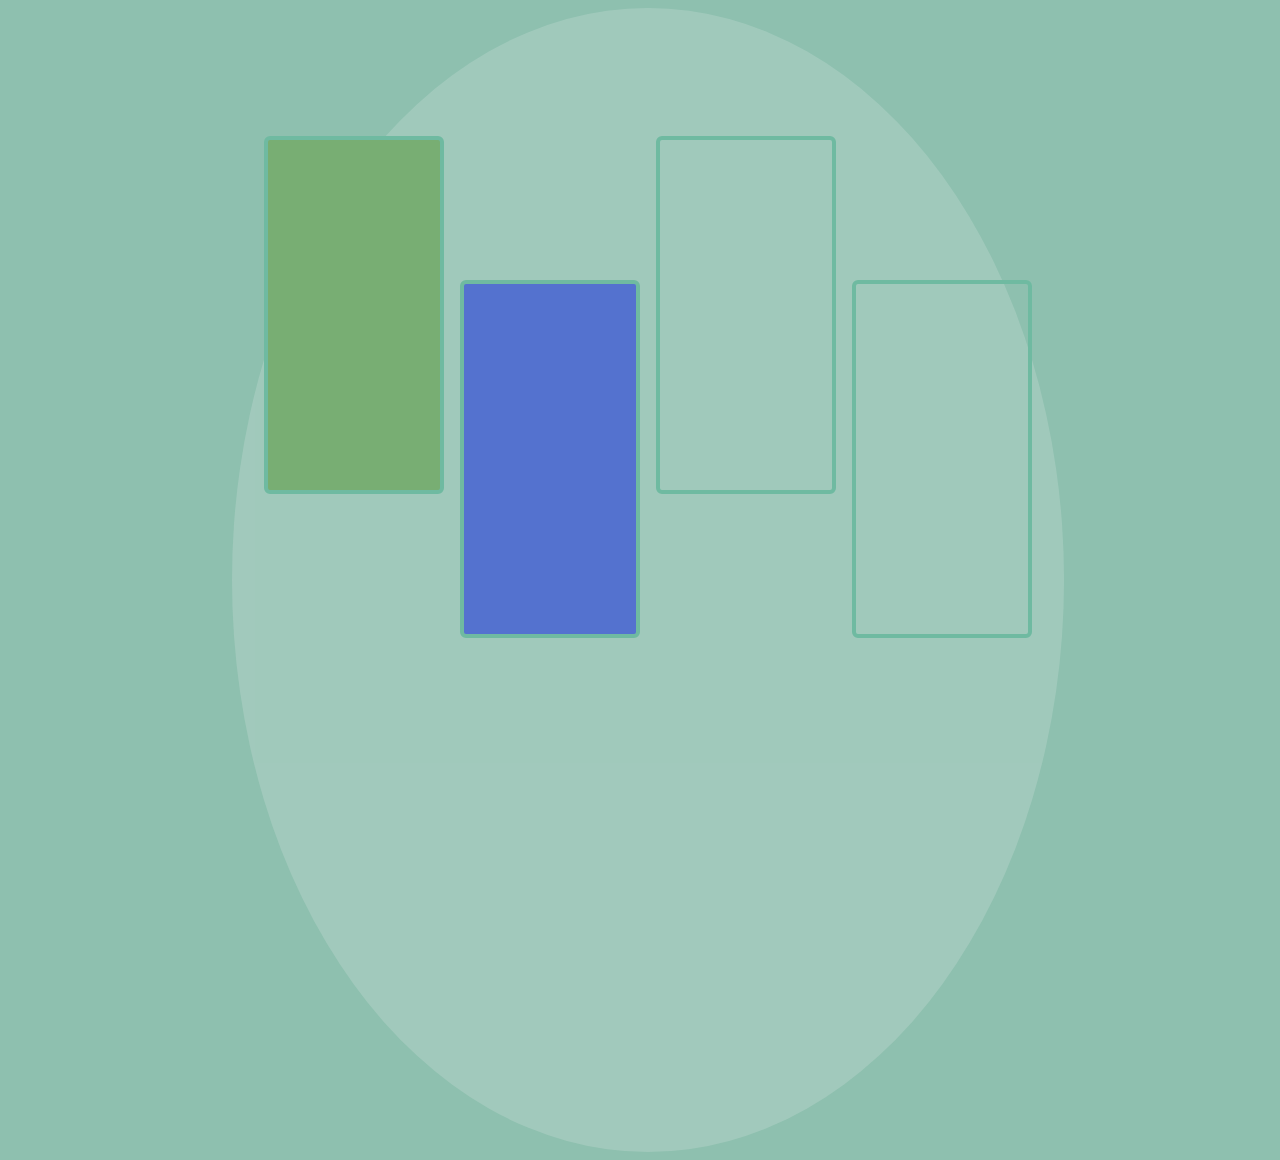
<file: boxes.html>
<!DOCTYPE html>
<html lang="en">
<head>
    <meta charset="UTF-8">
    <meta name="viewport" content="width=device-width, initial-scale=1.0">
    <title>BOXES</title>
    <style>
        body{
            width: 100%;
            background-color: #8ec0af;
            overflow: hidden;
        }
        .container{
            width: 60vw;
            height: 120vh;
            margin: 0 auto;
            background-color: #bdd8cf;
            opacity: 0.4;
            border-radius: 50%;
            display: grid;
            grid-template-columns: repeat(4, 1fr);
            gap: 1em;
            padding: 2em 2em;
        }
        .container > div {
            border: 4px solid  #42b38d;
            height: 350px;
            margin: 6em 0 0 0;
            border-radius: 6px;
        }
        .container .first {
                background-color: #58941c;
                animation: fromTop 2s ease-in;
            }
        .container .second {
            margin-top: 15em;
            background-color: blue;
            animation: fromBottom 2s ease-in;
        }
        .container .third {
            animation: fromTop 2s ease-in;
        }
         .container .last {
            margin-top: 15em;
            animation: fromBottom 2s ease-in;
        }
        @media only screen and (max-width: 750px) {
            .container{
                width: 80%;
                height: 80vh;    
            }
            .container > div {
                height: 180px;
            }
            .container .second {
                margin-top: 12em;
            }
            .container .last {
                margin-top: 12em;
            }
        }

        @keyframes fromTop {
            0%{
                transform: translateY(-100%);
            }
            100%{
                transform: translateY(0);
            }
        }
        @keyframes fromBottom {
            0%{
                transform: translateY(100%);
            }
            100%{
                transform: translateY(0);
            }
        }
        
    </style>
</head>
<body>
    <div class="container">
        <div class="first">

        </div>
        <div class="second">
            
        </div>
        <div class="third">
           
        </div>
        <div class="last">
            
        </div>
    </div>
</body>
</html>
</file>
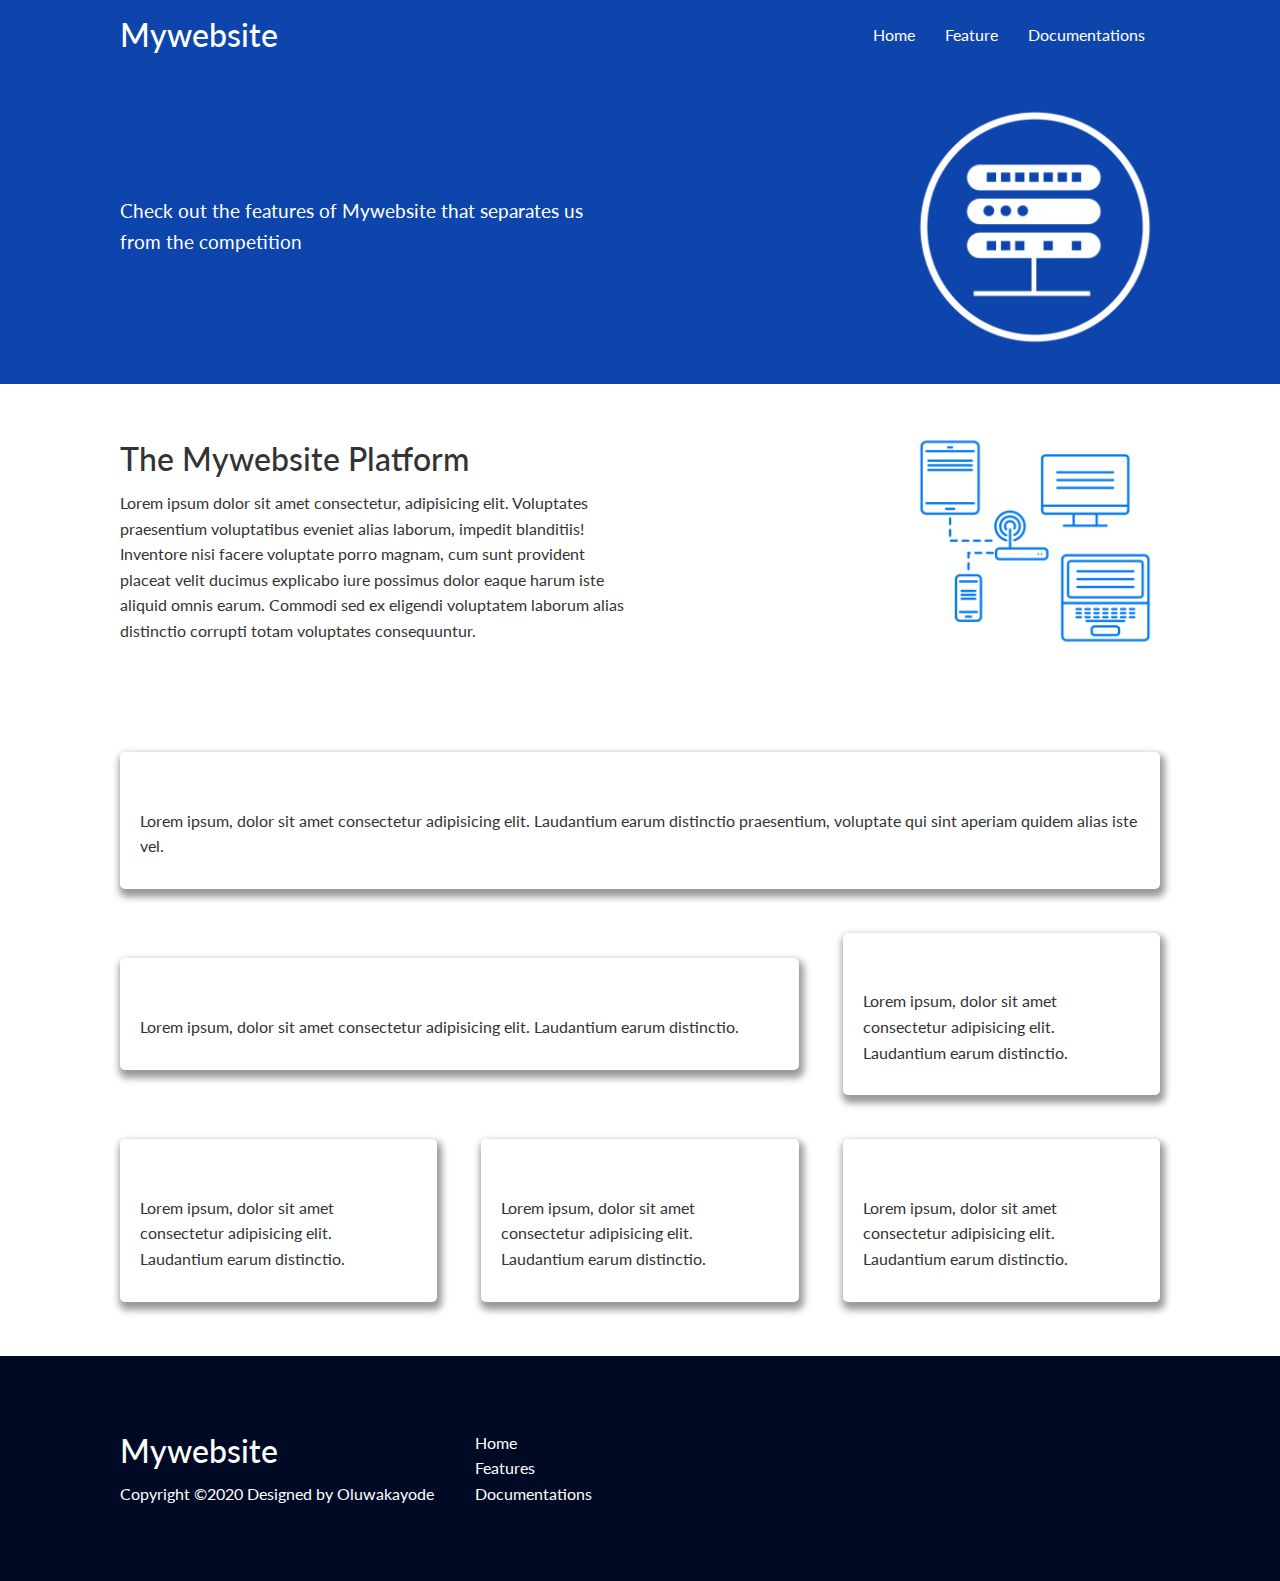
<file: features.html>
<!DOCTYPE html>
<html lang="en">
<head>
    <meta charset="UTF-8">
    <meta name="viewport" content="width=device-width, initial-scale=1.0">
    <title>Features</title>
    <link rel="stylesheet" href="css/styles.css">
    <link rel="stylesheet" href="css/features.css">
</head>
<body>
    <div class="nav-bar">
        <div class="container flex-container">
            <h1 id="heroku" title="Mywebsite">Mywebsite</h1>
            <nav>
                <ul>
                    <li><a href="index.html">Home</a></li>
                    <li><a href="features.html">Feature</a></li>
                    <li><a href="docs.html">Documentations</a></li>
                </ul>
            </nav>
        </div>
    </div>

    <!-- Head section -->
    <section class="features-head bg-primary py-3">
       <div class="container grid">
           <div>
            <p class="lead">
                Check out the features of Mywebsite that separates us from the competition
            </p>
           </div>
           <img src="images/server.png" alt="An image of a server">
       </div>
    </section>

    <!-- Sub Head -->
    <section class="sub-head py-3">
        <div class="container grid">
            <div>
                <h1 class="md">The Mywebsite Platform</h1>
             <p>
                 Lorem ipsum dolor sit amet consectetur, adipisicing elit. Voluptates praesentium voluptatibus eveniet alias laborum, impedit blanditiis! Inventore nisi facere voluptate porro magnam, cum sunt provident placeat velit ducimus explicabo iure possimus dolor eaque harum iste aliquid omnis earum. Commodi sed ex eligendi voluptatem laborum alias distinctio corrupti totam voluptates consequuntur.
             </p>
            </div>
            <img src="images/server2.png" alt="An image of a server">
        </div>
     </section>

     <!-- features-main -->
     <main>
         <section class="features-main my-2">
            <div class="container grid grid-3">
                <div class="card flex">
                    <i class="fas fa-server fa-3x"></i>
                    <p>Lorem ipsum, dolor sit amet consectetur adipisicing elit. Laudantium earum distinctio praesentium, voluptate qui sint aperiam quidem alias iste vel.</p>
                </div>
                <div class="card flex">
                    <i class="fas fa-upload fa-3x"></i>
                    <p>Lorem ipsum, dolor sit amet consectetur adipisicing elit. Laudantium earum distinctio.</p>
                </div>
                <div class="card flex">
                    <i class="fas fa-database fa-3x"></i>
                    <p>Lorem ipsum, dolor sit amet consectetur adipisicing elit. Laudantium earum distinctio.</p>
                </div>
                <div class="card flex">
                    <i class="fas fa-power-off fa-3x"></i>
                    <p>Lorem ipsum, dolor sit amet consectetur adipisicing elit. Laudantium earum distinctio.</p>
                </div>
                <div class="card flex">
                    <i class="fas fa-laptop-code fa-3x"></i>
                    <p>Lorem ipsum, dolor sit amet consectetur adipisicing elit. Laudantium earum distinctio.</p>
                </div>
                <div class="card flex">
                    <i class="fas fa-laptop-code fa-3x"></i>
                    <p>Lorem ipsum, dolor sit amet consectetur adipisicing elit. Laudantium earum distinctio.</p>
                </div>
            </div>
         </section>
     </main>

            <!-- Footer Section -->
            <footer class="bg-dark py-5">
                <div class="container grid grid-3">
                    <div>
                        <h1>Mywebsite</h1>
                        <p>Copyright &copy;2020 Designed by Oluwakayode</p>
                    </div>
                    <nav>
                        <ul>
                            <li><a href="index.html">Home</a></li>
                            <li><a href="features.html">Features</a></li>
                            <li><a href="docs.html">Documentations</a></li>
                        </ul>
                    </nav>
                    <div class="socials">
                        <a href="#"><i class="fab-fa-twitter fa-2x"></i></a>
                        <a href="#"><i class="fab-fa-facebook fa-2x"></i></a>
                        <a href="#"><i class="fab-fa-instagram fa-2x"></i></a>
                        <a href="#"><i class="fab-fa-github fa-2x"></i></a>
                    </div>
                </div>
            </footer>
</body>
</html>
</file>
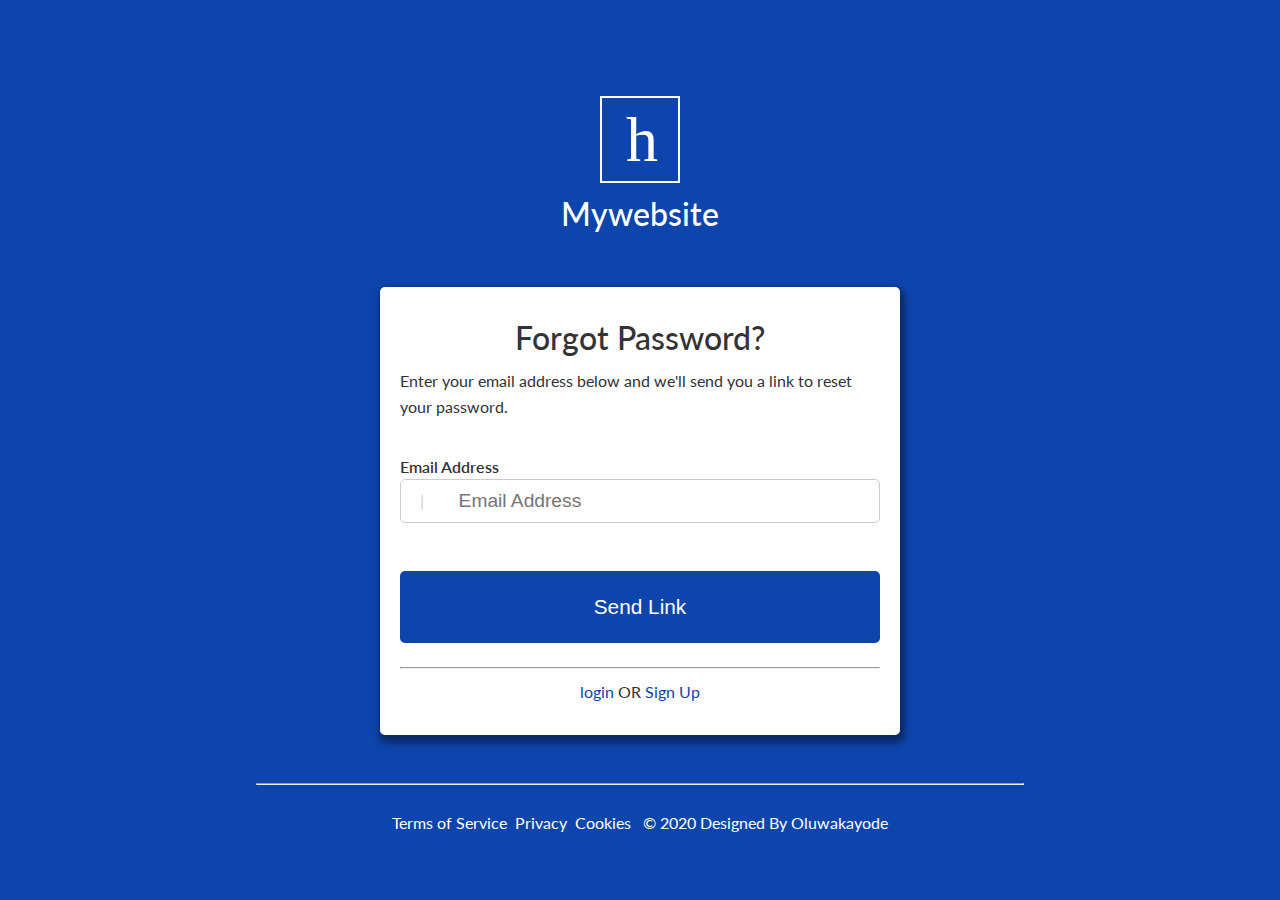
<file: forgot_password.html>
<!DOCTYPE html>
<html lang="en">
<head>
    <meta charset="UTF-8">
    <meta name="viewport" content="width=device-width, initial-scale=1.0">
    <title>Mywebsite | Login</title>
    <link rel="stylesheet" href="https://cdnjs.cloudflare.com/ajax/libs/font-awesome/5.15.1/css/all.min.css" integrity="sha512-+4zCK9k+qNFUR5X+cKL9EIR+ZOhtIloNl9GIKS57V1MyNsYpYcUrUeQc9vNfzsWfV28IaLL3i96P9sdNyeRssA==" crossorigin="anonymous" />
    <link rel="stylesheet" href="./css/styles.css">
    <link rel="stylesheet" href="./css/register.css">
</head>
<body>
    <div class="main-container">
        <div class="heading py-3">
            <div class="container">
                <h1 class="single xl px-2">h</h1>
                <h1 id="heroku" title="Mywebsite">Mywebsite</h1>
            </div>
        </div>
        <!-- Login form -->
        <section class="fogot-pwd-form">
            <div class="container flex-container">
                <div class="card login">
                    <h1 class="text-center md">Forgot Password?</h1>
                    <p>Enter your email address below and we'll send you a link to reset your password.</p>
                    <form action="login.html" method="post">
                        <div class="form-control py-2">
                            <div class="icon">
                                <i class="fas fa-user"></i>
                            </div>
                            <label>Email Address</label>
                            <input type="email" name="email" placeholder="Email Address">
                        </div>
                        <input type="submit" value="Send Link" class="btn btn-primary btn-login p-2 my-2">
                    </form>
                    <hr />
                    <p class="text-center">
                        <a href="login.html" class="text-primary">login</a> 
                        OR
                    <a href="signup.html" class="text-primary">Sign Up</a>
                    </p>
                    
                </div>
            </div>
            <div style="margin: 0 auto; width: 60%" class="py-3 text-center text-light">
                <hr />
                <br />
                <a href="#" class="text-light">Terms of Service&nbsp;</a>
                <a href="#" class="text-light">Privacy&nbsp;</a>
                <a href="#" class="text-light">Cookies&nbsp;&nbsp;</a>
                <span>&copy; 2020 Designed By Oluwakayode</span>
            </div>
        </section>
    </div>
    
</body>
</html>
</file>
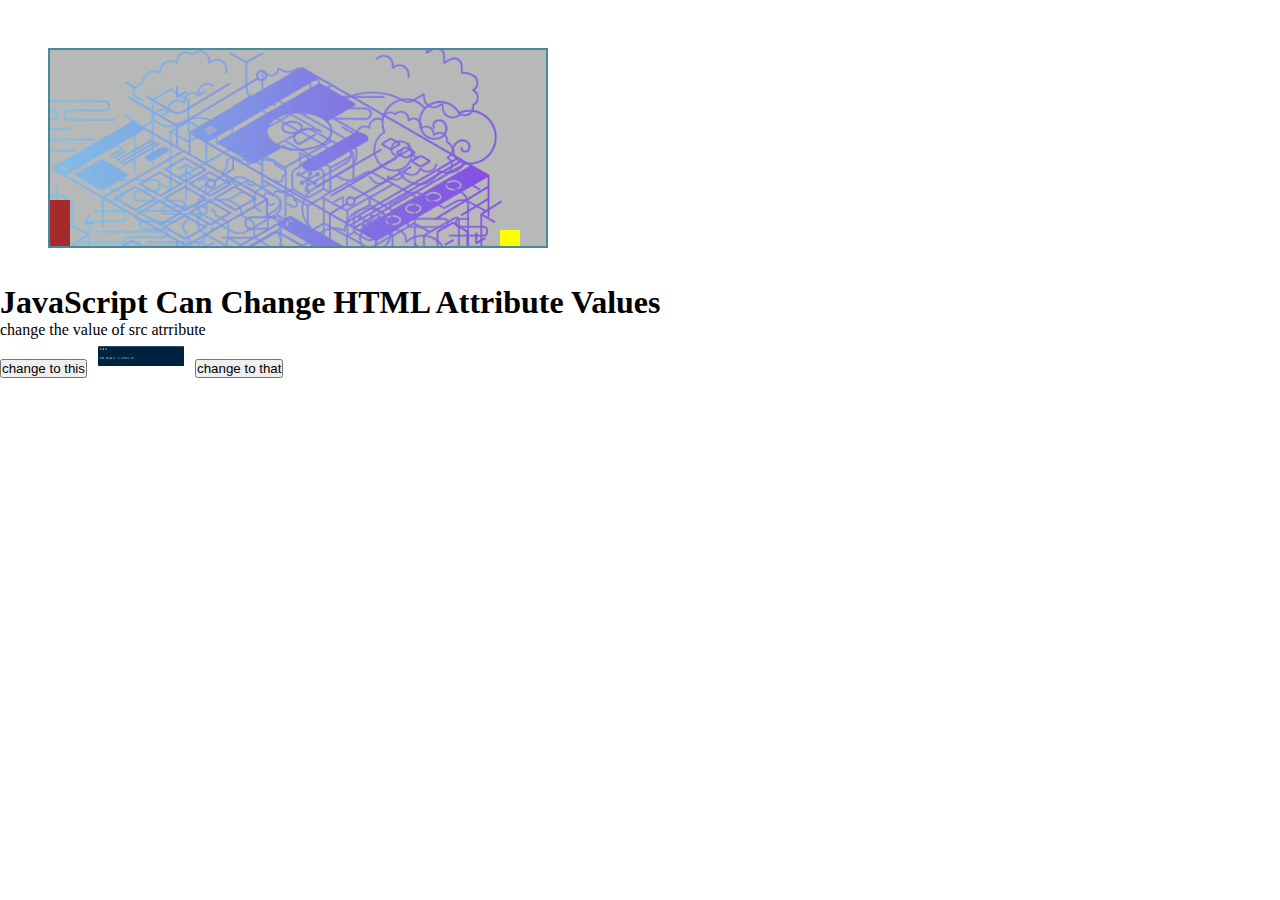
<file: game.html>
<!DOCTYPE html>
<html lang="en">
<head>
    <meta charset="UTF-8">
    <meta name="viewport" content="width=device-width, initial-scale=1.0">
    <title>Game</title>
    <link rel="stylesheet" href="./css/game.css">
</head>
<body>
    <div class="game-container">
        <img src="./images/heroku_img1.png" id='image1' alt="">
        <img src="./images/heroku_img4.png" id='image2' alt="">
        <div class="character"></div>
        <div class="block"></div>
    </div>
    <!-- <iframe width="560" height="315" src="https://spankbang.com/4lk2u/embed/" frameborder="0" scrolling="no" allowfullscreen></iframe> -->
    <br />
    <br />
    <h1>JavaScript Can Change HTML Attribute Values</h1>
    <p>change the value of src atrribute</p>
    <button onclick="document.getElementById('myImage').src='./images/cli.png'">change to this</button>
    <img id="myImage" src="./images/cli.png" alt="" width="100">
    <button onclick="document.getElementById('myImage').src='./images/Award-Winning-2.jpg'">change to that</button>
</body>
</html>
</file>
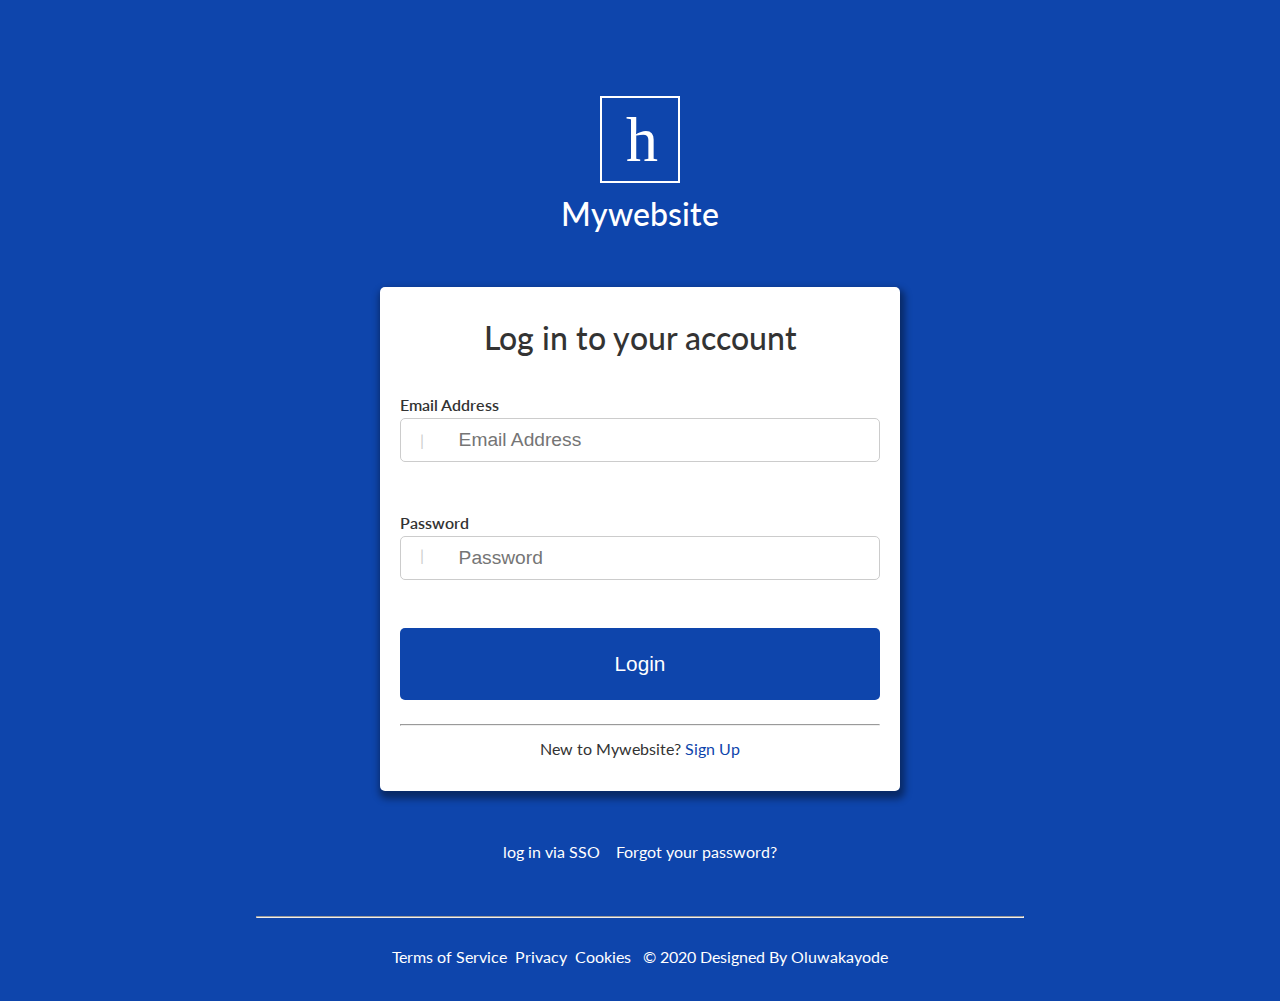
<file: login.html>
<!DOCTYPE html>
<html lang="en">
<head>
    <meta charset="UTF-8">
    <meta name="viewport" content="width=device-width, initial-scale=1.0">
    <title>Mywebsite | Login</title>
    <link rel="stylesheet" href="https://cdnjs.cloudflare.com/ajax/libs/font-awesome/5.15.1/css/all.min.css" integrity="sha512-+4zCK9k+qNFUR5X+cKL9EIR+ZOhtIloNl9GIKS57V1MyNsYpYcUrUeQc9vNfzsWfV28IaLL3i96P9sdNyeRssA==" crossorigin="anonymous" />
    <link rel="stylesheet" href="./css/styles.css">
    <link rel="stylesheet" href="./css/register.css">
</head>
<body>
    <div class="main-container">
        <div class="heading py-3">
            <div class="container">
                <h1 class="single xl px-2">h</h1>
                <h1 id="heroku" title="Mywebsite">Mywebsite</h1>
            </div>
        </div>
        <!-- Login form -->
        <section class="login-form">
            <div class="container flex-container">
                <div class="card login">
                    <h1 class="text-center md">Log in to your account</h1>
                    <form action="login.html" method="post">
                        <div class="form-control py-2">
                            <div class="icon">
                                <i class="fas fa-user"></i>
                            </div>
                            <label>Email Address</label>
                            <input type="email" name="email" placeholder="Email Address">
                        </div>
                        <div class="form-control pwd py-2">
                            <div class="icon">
                                <i class="fas fa-lock"></i>
                            </div>
                            <label>Password</label>
                            <input type="password" name="password" placeholder="Password">
                        </div>
                        <input type="submit" value="Login" class="btn btn-primary btn-login p-2 my-2">
                    </form>
                    <hr />
                    <p class="text-center">New to Mywebsite? <a href="./register.html" class="text-primary">Sign Up</a></p>
                </div>
            </div>
            <div style="margin: 0 auto; width: 60%" class="py-3 text-center text-light">
                <a href="#" class="text-light text-center">log in via SSO&nbsp;&nbsp;&nbsp;</a>
                <a href="Forgot_password.html" class="text-light text-center">Forgot your password?</a>
                <br />
                <br />
                <br />
                <hr />
                <br />
                <a href="#" class="text-light">Terms of Service&nbsp;</a>
                <a href="#" class="text-light">Privacy&nbsp;</a>
                <a href="#" class="text-light">Cookies&nbsp;&nbsp;</a>
                <span>&copy; 2020 Designed By Oluwakayode</span>
            </div>
        </section>
    </div>
</body>
</html>
</file>
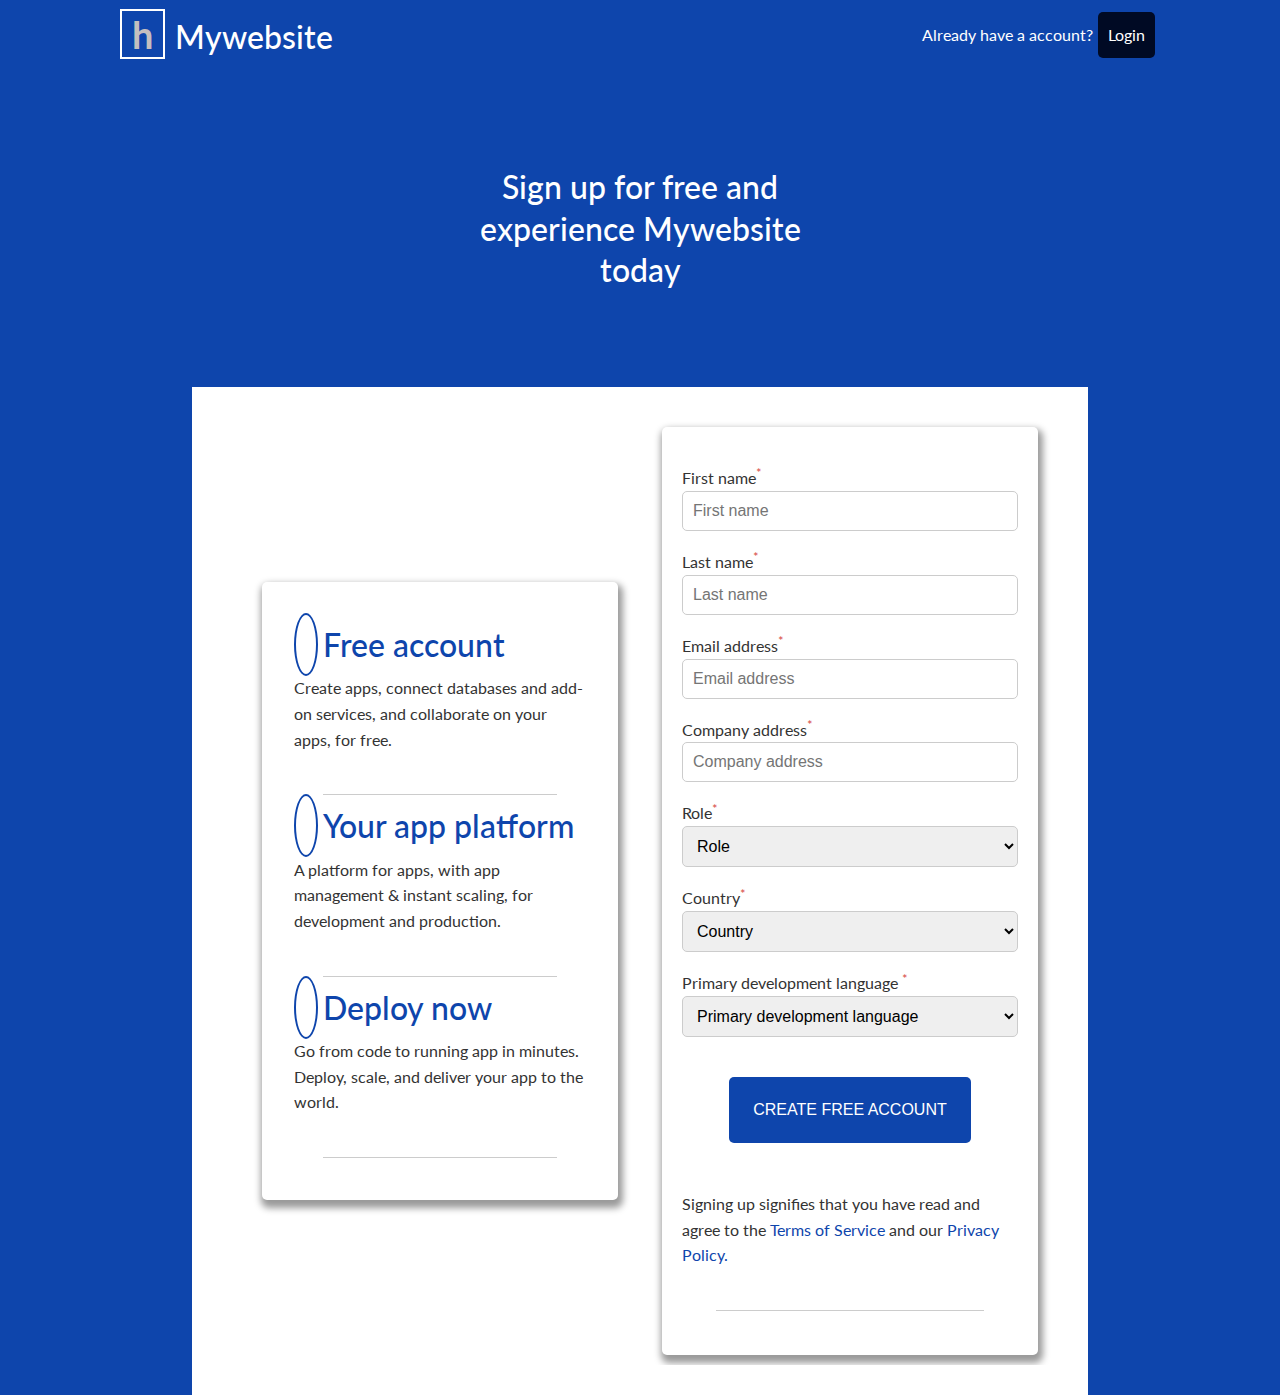
<file: register.html>
<!DOCTYPE html>
<html lang="en">
<head>
    <meta charset="UTF-8">
    <meta name="viewport" content="width=device-width, initial-scale=1.0">
    <title>Mywebsite | Sign Up</title>
    <link rel="stylesheet" href="https://cdnjs.cloudflare.com/ajax/libs/font-awesome/5.15.1/css/all.min.css" integrity="sha512-+4zCK9k+qNFUR5X+cKL9EIR+ZOhtIloNl9GIKS57V1MyNsYpYcUrUeQc9vNfzsWfV28IaLL3i96P9sdNyeRssA==" crossorigin="anonymous" />
    <link rel="stylesheet" href="./css/styles.css">
    <link rel="stylesheet" href="./css/register.css">
</head>
<body>
    <div class="main-container">
        <div class="nav-bar">
            <div class="container flex-container">
                <h1 id="heroku" title="Mywebsite"><span>h</span>Mywebsite</h1>
                <nav>
                    <ul>
                        <li><p>Already have a account?</p></li>
                        <li><a href="login.html" class="btn btn-dark">Login</a></li>
                    </ul>
                </nav>
            </div>
        </div>
        <h2 class="text-center text-light md">Sign up for free and experience Mywebsite today</h2>

        <!-- Register form -->
        <section class="register-form">
            <div class="register-container">
            <div class=" container grid">
                <div class="card p-3">
                    <div>
                        <h1 class="text-primary md"><i class="fas fa-user"></i>Free account</h1>
                        <p class="sm">Create apps, connect databases and add-on services, and collaborate on your apps, for free.</p>
                    </div>
                    <div>
                        <h1 class="text-primary md"><i class="fas fa-user"></i>Your app platform</h1>
                        <p class="sm">A platform for apps, with app management & instant scaling, for development and production.</p>
                    </div>
                    <div>
                        <h1 class="text-primary md"><i class="fas fa-user"></i>Deploy now</h1>
                        <p class="sm">Go from code to running app in minutes. Deploy, scale, and deliver your app to the world.</p>
                    </div>
                </div>
                <div class="card register">
                    <form action="register.html" method="post">
                        <div>
                            <label>First name<span class="text-danger sm"><sup>*</sup></span></label>
                            <input type="text" name="first_name" placeholder="First name">
                        </div>
                        <div>
                            <label>Last name<span class="text-danger"><sup>*</sup></span></label>
                            <input type="text" name="last_name" placeholder="Last name">
                        </div>
                        <div>
                            <label>Email address<span class="text-danger"><sup>*</sup></span></label>
                            <input type="email" name="last_name" placeholder="Email address">
                        </div>
                        <div>
                            <label>Company address<span class="text-danger"><sup>*</sup></span></label>
                            <input type="text" name="last_name" placeholder="Company address">
                        </div>
                        <div>
                            <label>Role<span class="text-danger"><sup>*</sup></span></label>
                            <select name="role">
                                <option value="0">Role</option>
                                <option value="1">Agency / Partner Developer</option>
                                <option value="1">Hobbyist</option>
                                <option value="1">Professional Developer</option>
                                <option value="1">Student</option>
                                <option value="1">Technology/Business Manager</option>
                            </select>
                        </select>
                        </div>
                        <div>
                            <label>Country<span class="text-danger"><sup>*</sup></span></label>
                            <select name="role">
                                <option value="0">Country</option>
                                <option value="1">Agency / Partner Developer</option>
                                <option value="1">Hobbyist</option>
                                <option value="1">Professional Developer</option>
                                <option value="1">Student</option>
                            </select>
                        </select>
                        </div>
                        <div>
                            <label>Primary development language <span class="text-danger"><sup>*</sup></span></label>
                            <select name="role">
                                <option value="0">Primary development language </option>
                                <option value="1">PHP</option>
                                <option value="1">Ruby</option>
                                <option value="1">Go</option>
                                <option value="1">Java</option>
                                <option value="1">Clojure</option>
                                <option value="1">Python</option>
                                <option value="1">I use another language</option>
                                <option value="1">I am not a developer</option>
                            </select>
                        </div>
                        <center>
                            <input type="submit" value="CREATE FREE ACCOUNT" class="btn btn-primary p-2 my-2">
                        </center>
                    </form>
                    <p class="my-2">Signing up signifies that you have read and agree to the <a href="#" class="text-primary">Terms of Service</a> and our <a href="#" class="text-primary">Privacy Policy.</a></p>
                </div>
            </div>
        </div>
        </section>
    </div>
    
</body>
</html>
</file>
<file: css/styles.css>
@import url('https://fonts.googleapis.com/css2?family=Lato:wght@300;400&display=swap');

@import 'utilities.css';
/* Basic Styling */
*{
    padding: 0;
    margin: 0;
    box-sizing: border-box;
}

:root{
    --primary-color: #0e45ac; /* #0e45ac*/
    --secondary-color: #1c3fa8;
    --light-blue-color: #00ffff;
    --dark-blue: #000a24;
    --dark-color: #333;
    --light-color: #ccc;
    --success-color: #5cb857;
    --error-color: #d9534f;
    --warning-color: #ffff00;
}

html, body {
    width: 100%;
    height: 100%;
    background-color: #fff;
    font-family: Lato, sans-serif;
    color: var(--dark-color);
    line-height: 1.6;
}

ul {
    list-style-type: none;
}
a {
    text-decoration: none;
    color: var(--dark-color);
}

h1, h2{
    font-weight: 500;
    line-height: 1.3;
    margin: 10px 0;
}
p{
    margin: 10px 0;
}
img,
video{
    width: 100%;
}

/* Nab-bar styling */
.nav-bar{
    width: 100%;
    height: 70px;
    background-color: var(--primary-color);
    color: #fff;
}
.nav-bar .flex-container{
    justify-content: space-between;
}
.nav-bar ul{
    display: flex;
}
.nav-bar ul li a{
    padding: 10px;
    margin: 0 5px;
    color: #fff;
}
.nav-bar ul li a:hover{
    border-bottom: 2px solid #fff;
}

/* styling for Showcase Area */
.showcase{
    position: relative;
    background: var(--primary-color);
    color: #fff;
    width: 100%;
    height: 400px;
    border: 2px soild #fff;
    padding-top: 3em;
}
.showcase h1{
    font-size: 2.5em;
}
.showcase p{
    margin: 20px 0;
}
.showcase .grid{
    grid-template-columns: 60% 40%;
    gap: 3em;
    overflow: visible;
}
.showcase-text{
    animation: slideInFromLeft 1s ease-in;
}
.showcase-form{
    position: relative;
    top: 60px;
    /* justify-self: flex-end; */
    height: 400px;
    width: 25em;
    z-index: 1111;
    padding: 40px;
    animation: slideInFromRight 1s ease-in;
}
.showcase-form .form-control{
    margin: 2em 0;
}
.form-control input[type='text'],
.form-control input[type='email']{
    border: none;
    border-bottom: 1px solid #a7a7b6;
    width: 100%;
    padding: 5px;
    font-size: 1.2em;
    color: var(--dark-color);
}
.form-control input:focus{
    outline: none;
}
.showcase::before,
.showcase::after{
    content: '';
    position: absolute;
    height: 100px;
    bottom: -80px;
    left: 0;
    right: 0;
    background-color: rgb(255, 255, 255);
    transform: skewY(-1deg);
}

/*stats*/
.stats{
    margin-top: 1.2em;
    padding-top: 130px;
}
.stats-heading{
    margin: 0 auto;
    max-width: 400px;
}
.stats .grid h3{
    font-size: 2.5em;
}
.stats .grid p{
    font-size: 1.2em;
    font-weight: 600;
}

/* CLI */
.cli .grid{
    grid-template-columns: repeat(3, 1fr);
    grid-template-rows : repeat(2, 1fr);
}
.cli .grid > *:first-child{
    grid-column: 1 / span 2;
    grid-row: 1 / span 2;
}

/* Cloud */
.cloud .grid{
    grid-template-columns: 60% 40%;
}

/* Newswatch */
.newswatch,
.listed-features{
    border-bottom: 1px solid #ccc;
}
.newswatch .card,
.example .card{
    width: 80%;
    margin: 0 auto;
}


.newswatch-head h1{
    font-weight: 600;
}
.newswatch .container > *:last-child{
    margin: 0 auto;
    display: flex;
    justify-content: center;
}
/* Listed-features */

/* .last{
    margin: 0 auto;
    display: flex; justify-content: center;
    border: 1px solid #000;
} */


/* Heroku example */
.example{
    width: 100%;
    background: linear-gradient(rgba(179, 185, 194, 0.5), rgba(120, 136, 179, 0.5)), url("../images/server2.png");
    background-repeat: no-repeat;
    background-size: cover;
    border-bottom: 1px solid #ccc;
}
.example .example-head{
    max-width: 70%;
    margin: 0 auto;
}
/* Languages */
.languages .container{
    max-width: 1300px;
}
.languages .flex-container{
    flex-wrap: wrap;
}
.languages .card{
    margin: 20px 10px 40px;
    text-align: center;
    transition: transform 100ms ease-in;
}
.languages .card h4{
    margin-bottom: 10px;
    font-size: 1.1em;
}
.languages .card:hover{
    transform: translateY(-20px);
}

/* Footer */
footer{
    color: #fff;
}
footer a{
    color: #fff;
}

/* Media Queries for Tablets and under*/
@media(max-width: 750px){
    .grid,
    .showcase .grid,
    .stats .grid,
    .cli .grid,
    .cloud .grid{
        grid-template-columns: 1fr;
        grid-template-rows: 1fr;
    }
    .showcase{
        height: auto;
    }
    .showcase-text{
        text-align: center;
        margin-top: 40px;
    }
    .showcase-form{
        justify-self: center;
    }
    .cli .grid > *:first-child{
        grid-area: 1;
    }
}

/*Animations */
@keyframes slideInFromLeft{
    0%{
        transform: translateX(-100%);
    }
    100%{
        transform: translateX(0);
    }
}
@keyframes slideInFromRight{
    0%{
        transform: translateX(100%);
    }
    100%{
        transform: translateX(0);
    }
}
@keyframes slideInFromTop{
    0%{
        transform: translateY(-100%);
    }
    100%{
        transform: translateY(0);
    }
}
@keyframes slideInFromBottom{
    0%{
        transform: translateY(100%);
    }
    100%{
        transform: translateY(0);
    }
}
@keyframes skewInFromleft{
    0%{
        transform: skewX(-100deg);
    }
    100%{
        transform: skewX(0);
    }
}

/* Media Queries for Tablets and under*/
@media(max-width: 500px){
    .nav-bar{
        height: 120px;
    }
    .nav-bar .flex-container{
        flex-direction: column;
    }
    .nav-bar ul{
        background-color: rgba(0, 0, 0, 0.2);
        padding: 1em;
        border-radius: 5px;
    }
}
</file>
<file: css/features.css>
.features-head img{
    width: 250px;
    justify-self: flex-end;
}
.sub-head img{
    width: 250px;
    justify-self: flex-end;
}

/* Features-main*/
.features-main .card > i{
    margin-right: 20px;
}
.features-main .grid{
    padding: 20px;
}
.features-main .grid > *:first-child{
    grid-column: 1 / span 3;
}
.features-main .grid > *:nth-child(2){
    grid-column: 1 / span 2;
}

@media (max-width: 768px){
    .features-main .grid{
        grid-template-columns: 1fr;
    }
    .features-head,
    .sub-head{
        text-align: center;

    }
    .features-head img,
    .sub-head img{
        justify-self: center;

    }
    .features-main .grid > *:first-child{
        grid-column: 1;
    }
    .features-main .grid > *:nth-child(2){
        grid-column: 1;
    }

}

@media (max-width: 500px){

}
</file>
<file: css/register.css>
.main-container{
    width: 100%;
    min-height: 100%;
    background-color: var(--primary-color);
    position: relative;
}

.main-container .nav-bar .container span{
    border: 2px solid #fff;
    font-size: 1.2em;
    padding: 0 10px;
    margin-right: 10px;
    color: rgb(196, 191, 191);
    font-weight: 700;
}
.main-container h2{
    max-width: 30%;
    margin: 3em auto;
}
.register-form .register-container{
    padding: 30px 30px;
    background-color: #fff;
    width: 70%;
    margin: 0 auto;
    
}
.register-form .register-container .grid .card h1 i{
   border-radius: 50%;
   border: 2px solid var(--primary-color);
   padding: 10px;
   margin-right: 5px;
   color: var(--primary-color);
}
.register-form .register-container .grid .card p::after{
    content: '';
    display: block;
    width: 80%;
    margin: 0 auto;
    padding: 10px 0 2em 0;
    border-bottom: 1px solid #ccc;
    font-weight: 500;
}

.register-form .register-container .grid .register{
    justify-self: start;
    align-self: start;
    width: 100%;
}
.register label{
    display: block;
}
.register div{
    margin: 1em 0;
}
.register input[type='text'],
.register input[type='email'],
.register select,
.login input[type='email'],
.login input[type='password'] {
    width: 100%;
    border: 1px solid #ccc;
    border-radius: 5px;
    padding: 10px;
    font-size: 1em;
}
.register input[type='text']:focus,
.register input[type='email']:focus,
.register select:focus,
.login input[type='email']:focus,
.login input[type='password']:focus{
    outline: 2px solid var(--primary-color);
}
/*Login form*/
.heading{
    text-align: center;
    color: #fff;
}
.heading .container .single{
    border: 2px solid #fff;
    max-width: 80px;
    margin: 1em auto 0 auto;
    font-family: cursive;
}
.container .login{
    width: 50%;
    margin-bottom: 1em;
    position: relative;
}
.login .form-control label{
    font-weight: 600;
    color: var(--dark-color);
}
.login .form-control .icon{
    position: absolute;
    left: 40px;
    top: 140px;
    font-size: 1em;
    color: var(--primary-color);
}
.login .form-control .icon::after{
    content: '|';
    color: #ccc;
}
.login .pwd .icon{
    position: absolute;
    left: 40px;
    top: 255px;
    font-size: 1em;
    color: var(--primary-color);
}
.login .form-control input{
    padding-left: 3em;
    font-size: 1.2em;
}
.btn-login{
    width: 100%;
    font-size: 1.3em;
}

/* Forgot password */
.fogot-pwd-form .login .form-control .icon{
    position: absolute;
    left: 40px;
    top: 200px;
    font-size: 1em;
    color: var(--primary-color);
}

@media(max-width: 750px){
    .main-container .nav-bar{
        height: 200px;
    }

    .main-container h2{
        max-width: 60%;
        margin: 2em auto;
    }
    .register-form .register-container {
        width: 90%;
    }
    .register-form .container .grid {
        grid-template-columns: 1fr;
    }
    .container .login{
        width: 100%;
    }
    
}
</file>
<file: css/game.css>
*{
    padding: 0;
    margin: 0;
    box-sizing: border-box;
}



.game-container{
    width: 500px;
    height: 200px;
    border: 2px solid rgb(70, 138, 155);
    overflow: hidden;
    margin: 3em 0 0 3em;
    background: url("../images/heroku_img2.png"), rgba(112, 114, 114, 0.5);
    background-position: right;
    background-size: cover;
    position: relative;
}
.game-container #image1{
    width: 100%; 
    position: absolute; 
    left: 0;
    animation: block 2s linear infinite;
}
.game-container #image2{
    width: 100%; 
    position: absolute; 
    right: 50px;
    animation: image 4s linear infinite;
}
.character{
    width: 20px;
    height: 50px;
    background-color: #a52a2a;
    position: relative;
    top: 150px;
    z-index: 1111;
    animation: jump 500ms linear infinite;
}
.block{
    width: 20px;
    height: 70px;
    background-color: #ffff00;
    position: relative;
    top: 130px;
    left: 450px;
    z-index: 1111;
    animation: block 2s linear infinite;
}

/*Animations*/
@keyframes block{
    0%{
        left: 480px;
    }
    100%{
        left: -50px;
    }
}
@keyframes image{
    0%{
        right: 480px;
    }
    100%{
        right: -50px;
    }
}
@keyframes jump{
    0%{
        transform: translateX(20px);
        /* transform: translateY(-20px); */
        top: 150px;
    }
    30%{
        top: 100px;
    }
    70%{
        top: 100px;
    }
    100%{
        top: 150px;
    }
}
</file>
